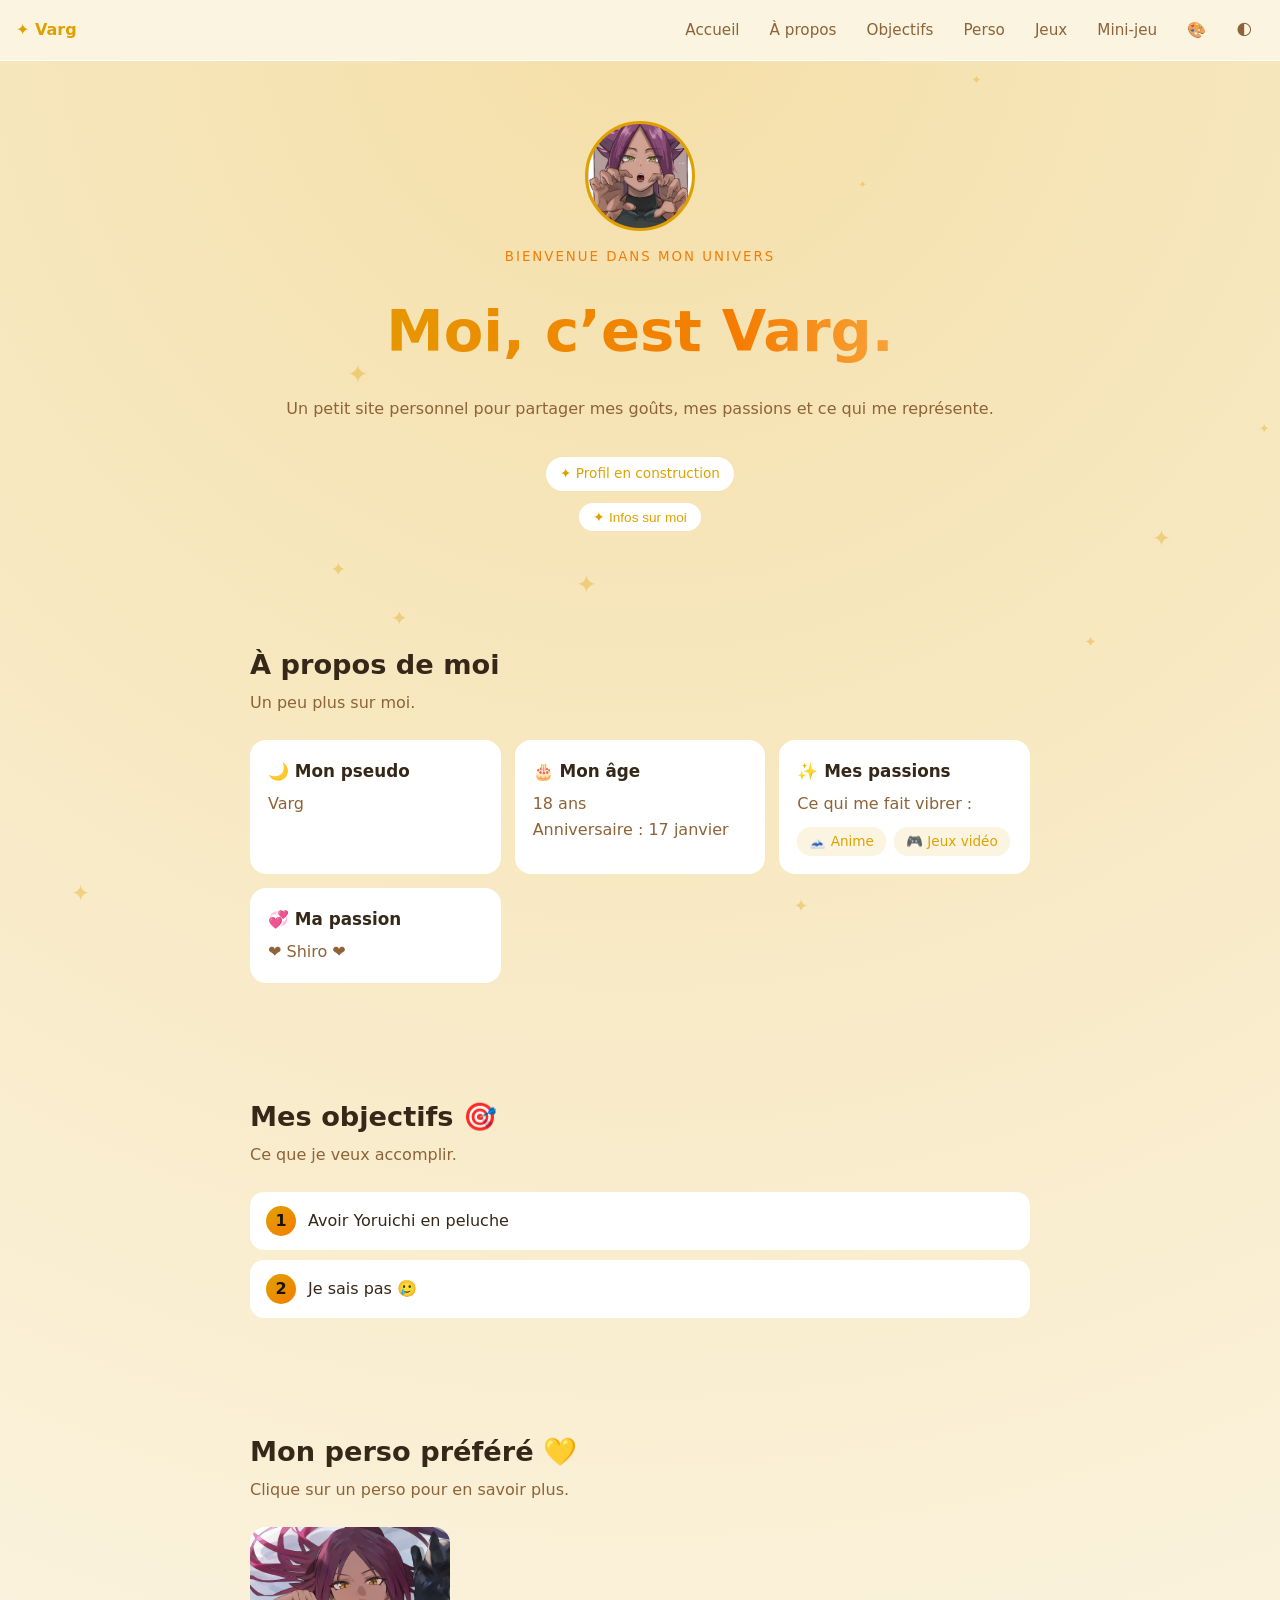
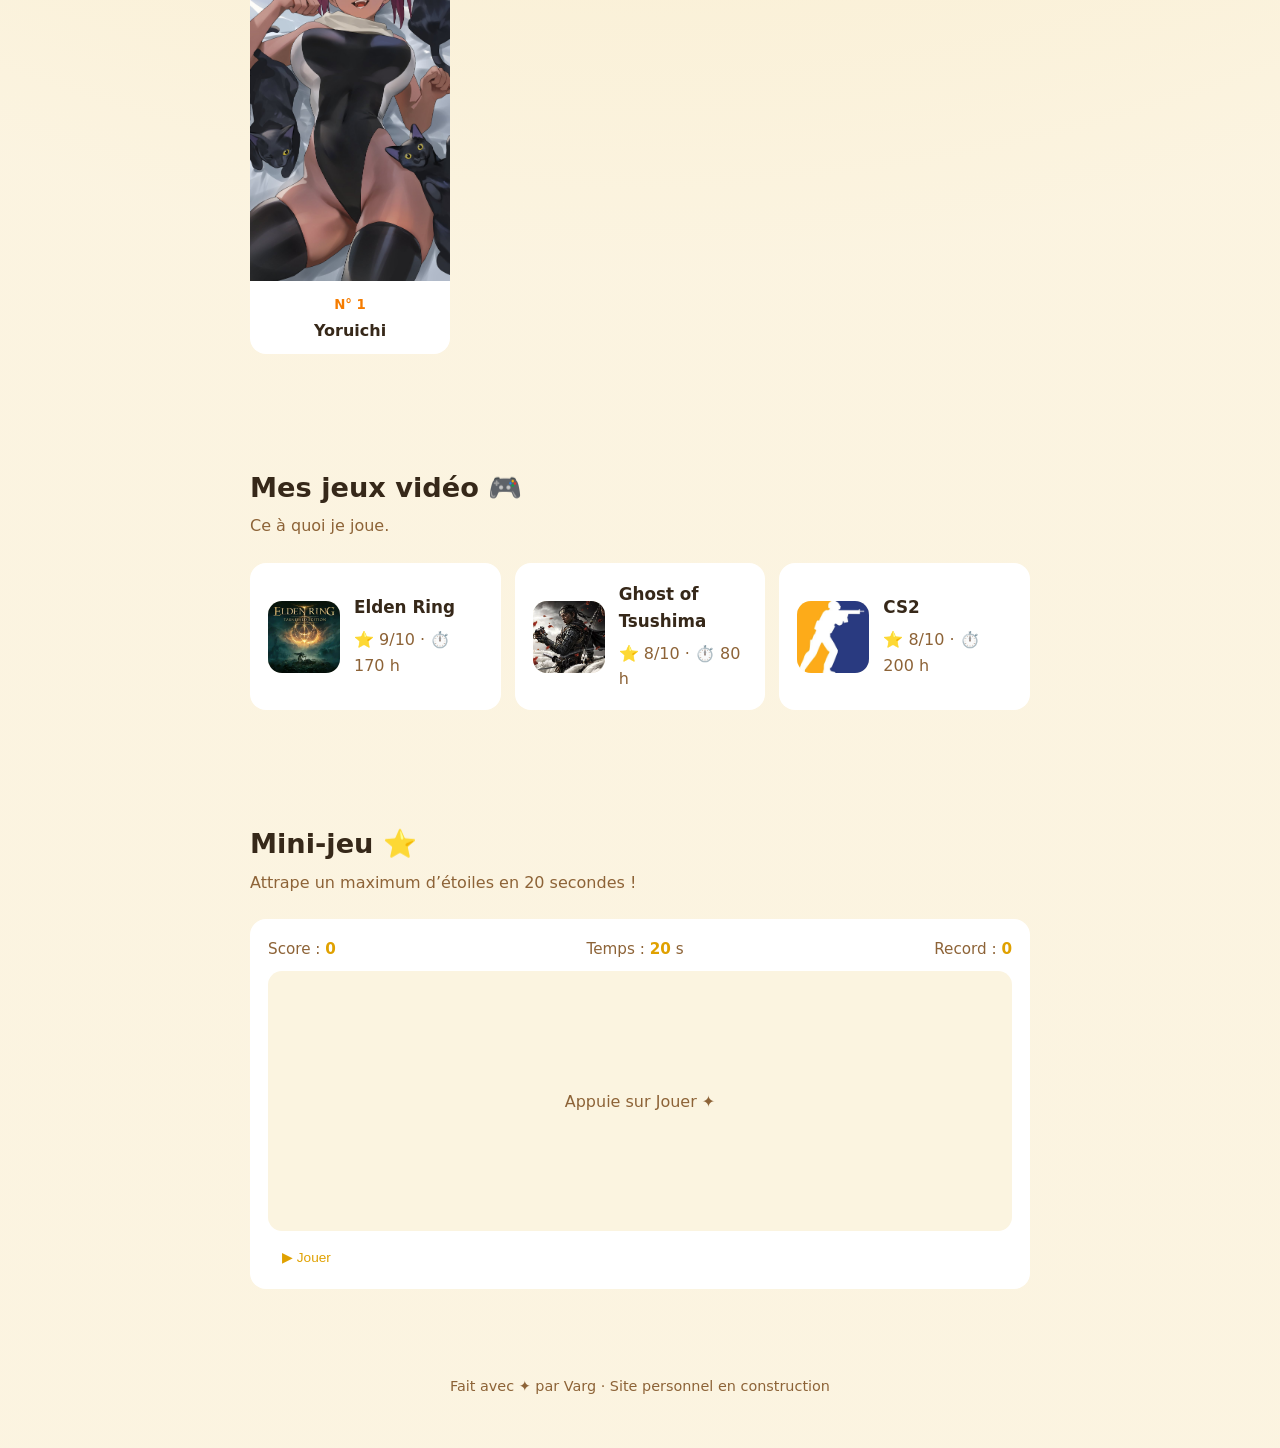
<file: index.html>
<!DOCTYPE html>
<html lang="fr">
<head>
<meta charset="utf-8">
<meta name="viewport" content="width=device-width, initial-scale=1, viewport-fit=cover">
<title>Varg — À propos de moi</title>
<link rel="icon" href="data:image/svg+xml,%3Csvg xmlns='http://www.w3.org/2000/svg' viewBox='0 0 100 100'%3E%3Crect width='100' height='100' rx='22' fill='%231a1408'/%3E%3Ctext x='50' y='72' font-size='70' text-anchor='middle' fill='%23ffd23f'%3E✦%3C/text%3E%3C/svg%3E">
<meta name="description" content="Varg — passionné d’anime et de jeux vidéo. Bienvenue dans mon univers.">
<meta name="theme-color" content="#ffd23f">
<meta property="og:type" content="website">
<meta property="og:title" content="Varg — À propos de moi">
<meta property="og:description" content="Anime, jeux vidéo et Yoruichi. Bienvenue dans mon univers ✦">
<meta property="og:url" content="https://mikey1234552525.github.io/Varg/">
<meta property="og:image" content="https://mikey1234552525.github.io/Varg/PP.jpg">
<meta name="twitter:card" content="summary">
<link rel="manifest" href="manifest.json">
<link rel="apple-touch-icon" href="icon-192.png">
<meta name="mobile-web-app-capable" content="yes">
<meta name="apple-mobile-web-app-capable" content="yes">
<meta name="apple-mobile-web-app-title" content="Varg">
<script>try{var r=document.documentElement,p=localStorage.getItem('palette'),t=localStorage.getItem('theme');if(p)r.dataset.palette=p;if(t)r.dataset.theme=t}catch(e){}</script>
<style>
:root{--a:#ffd23f;--a2:#ff9f1c;--la:#e0a100;--la2:#f57c00;
--accent:var(--a);--accent2:var(--a2);
--bg:color-mix(in srgb,var(--a2) 9%,#0a0a0a);--card:color-mix(in srgb,var(--a2) 15%,#0a0a0a);--text:color-mix(in srgb,var(--a) 10%,#fff);--muted:color-mix(in srgb,var(--a) 45%,#b5b5b5);
box-sizing:border-box;padding-top:env(safe-area-inset-top,0px);padding-bottom:env(safe-area-inset-bottom,0px)}
:root[data-palette="bleu"]{--a:#5ec8ff;--a2:#3b82f6;--la:#1976d2;--la2:#0d47a1}
:root[data-palette="rose"]{--a:#ff7eb6;--a2:#e91e8c;--la:#d6247a;--la2:#ad1457}
:root[data-palette="violet"]{--a:#b388ff;--a2:#7c4dff;--la:#6a3fd1;--la2:#4527a0}
@media (prefers-color-scheme:light){:root:not([data-theme="dark"]){--accent:var(--la);--accent2:var(--la2);--bg:color-mix(in srgb,var(--la) 12%,#fff);--card:#fff;--text:color-mix(in srgb,var(--la2) 12%,#1c1c1c);--muted:color-mix(in srgb,var(--la2) 35%,#555)}}
:root[data-theme="light"]{--accent:var(--la);--accent2:var(--la2);--bg:color-mix(in srgb,var(--la) 12%,#fff);--card:#fff;--text:color-mix(in srgb,var(--la2) 12%,#1c1c1c);--muted:color-mix(in srgb,var(--la2) 35%,#555)}
html{scroll-behavior:smooth;scroll-padding-top:70px}
*{box-sizing:border-box}
body{margin:0;background:radial-gradient(circle at 50% 0,color-mix(in srgb,var(--accent) 25%,var(--bg)),var(--bg) 60%) no-repeat,var(--bg);color:var(--text);font-family:system-ui,-apple-system,"Segoe UI",sans-serif;line-height:1.6;min-height:100vh}
nav{position:sticky;top:env(safe-area-inset-top,0px);z-index:5;display:flex;gap:6px;align-items:center;padding:12px 16px;background:var(--bg);overflow-x:auto;border-bottom:1px solid var(--card)}
nav b{color:var(--accent);margin-right:auto;white-space:nowrap}
nav a,nav button{color:var(--muted);text-decoration:none;padding:6px 12px;border-radius:20px;white-space:nowrap;font-size:.95rem;background:none;border:0;cursor:pointer;font-family:inherit}
nav a:hover,nav button:hover{background:var(--card);color:var(--text)}
nav a[aria-current]{background:var(--card);color:var(--accent);font-weight:600}
section{position:relative;z-index:1;max-width:820px;margin:0 auto;padding:56px 20px}
.hero{text-align:center;padding-top:60px}
.hero small{color:var(--accent2);letter-spacing:.15em;text-transform:uppercase}
.avatar{position:relative;width:110px;height:110px;margin:0 auto 12px;border-radius:50%;background:linear-gradient(135deg,var(--accent),var(--accent2));display:grid;place-items:center;font-size:2.6rem;font-weight:800;color:#1a1408;overflow:hidden;border:3px solid var(--accent)}
.avatar img{position:absolute;inset:0;width:100%;height:100%;object-fit:cover}
h1{font-size:clamp(2.2rem,8vw,3.6rem);margin:.3em 0;background:linear-gradient(90deg,var(--accent),var(--accent2),#fff3b0,var(--accent),var(--accent2));background-size:250% 100%;-webkit-background-clip:text;background-clip:text;color:transparent;animation:shine 4s linear infinite}
@keyframes shine{to{background-position:-250% 0}}
h2{font-size:1.7rem;margin:0 0 4px}
.sub{color:var(--muted);margin:0 0 24px}
.badge{display:inline-block;margin-top:12px;padding:6px 14px;border-radius:20px;background:var(--card);color:var(--accent);font-size:.85rem}
.grid{display:grid;grid-template-columns:repeat(auto-fit,minmax(220px,1fr));gap:14px}
.card{background:var(--card);border-radius:16px;padding:18px}
.card h3{margin:0 0 6px;font-size:1.05rem}
.card p{margin:0;color:var(--muted)}
.tags{display:flex;flex-wrap:wrap;gap:8px;margin-top:10px}
.tags span{background:var(--bg);color:var(--accent);padding:4px 12px;border-radius:14px;font-size:.85rem}
ol.goals{list-style:none;padding:0;margin:0;display:grid;gap:10px;counter-reset:g}
ol.goals li{counter-increment:g;display:flex;gap:12px;align-items:center;background:var(--card);padding:14px 16px;border-radius:14px}
ol.goals li::before{content:counter(g);display:grid;place-items:center;width:30px;height:30px;border-radius:50%;background:linear-gradient(135deg,var(--accent),var(--accent2));color:#1a1408;font-weight:700;flex:none}
.top{display:grid;grid-template-columns:repeat(auto-fill,minmax(150px,200px));gap:14px}
.fav{background:var(--card);border-radius:16px;overflow:hidden;cursor:pointer;border:0;color:inherit;text-align:center;padding:0;font:inherit}
.fav .pic{aspect-ratio:3/4;display:grid;place-items:center;font-size:2.6rem;background:linear-gradient(160deg,var(--accent),var(--accent2))}
.fav .info{padding:10px}
.fav small{color:var(--accent2);font-weight:700}
.fav h3{margin:2px 0 0;font-size:1rem}
.game{display:flex;gap:14px;align-items:center}
.game .ico{position:relative;flex:none;width:72px;height:72px;border-radius:14px;background:var(--bg);display:grid;place-items:center;font-size:2.2rem;overflow:hidden}
.game .ico img{position:absolute;inset:0;width:100%;height:100%;object-fit:cover}
dialog{border:0;border-radius:18px;background:var(--card);color:var(--text);max-width:min(380px,90vw);padding:24px}
dialog::backdrop{background:rgba(0,0,0,.6)}
dialog button{margin-top:14px;background:linear-gradient(135deg,var(--accent),var(--accent2));color:#1a1408;border:0;padding:8px 18px;border-radius:20px;cursor:pointer;font:inherit}
footer{position:relative;z-index:1;text-align:center;color:var(--muted);padding:30px 20px 50px;font-size:.9rem}
.star{position:fixed;z-index:0;color:var(--accent);opacity:.35;pointer-events:none;animation:float 8s ease-in-out infinite}
@keyframes float{50%{transform:translateY(-22px) rotate(20deg);opacity:.8}}
.js .reveal{opacity:0;transform:translateY(18px);transition:opacity .6s,transform .6s}
.js .reveal.in{opacity:1;transform:none}
#intro{position:fixed;inset:0;z-index:99;background:var(--bg);display:grid;place-items:center;font-size:2.4rem;font-weight:800;color:var(--accent);animation:out .7s 1.5s forwards}
@keyframes out{to{opacity:0;visibility:hidden}}
#totop{position:fixed;right:16px;bottom:calc(16px + env(safe-area-inset-bottom,0px));width:46px;height:46px;border-radius:50%;border:0;background:linear-gradient(135deg,var(--accent),var(--accent2));color:#1a1408;font-size:1.4rem;font-weight:700;cursor:pointer;z-index:6;opacity:0;pointer-events:none;transition:opacity .3s;box-shadow:0 4px 14px rgba(0,0,0,.35)}
#totop.show{opacity:1;pointer-events:auto}
#glow{position:fixed;left:0;top:0;width:260px;height:260px;border-radius:50%;background:radial-gradient(circle,var(--accent) 0,transparent 65%);opacity:0;transition:opacity .4s;pointer-events:none;z-index:4}
.gstats{display:flex;justify-content:space-between;gap:10px;margin-bottom:10px;color:var(--muted);font-size:.95rem}
.gstats b{color:var(--accent)}
#arena{position:relative;height:260px;border-radius:14px;background:var(--bg);overflow:hidden;touch-action:manipulation;user-select:none;-webkit-user-select:none}
#gmsg{position:absolute;inset:0;display:grid;place-items:center;text-align:center;color:var(--muted);padding:10px;pointer-events:none}
.gstar{position:absolute;border:0;background:none;padding:0;color:var(--accent);cursor:pointer;line-height:1;animation:pop .2s}
@keyframes pop{from{transform:scale(0)}}
</style>
</head>
<body>
<div id="intro">✦ Varg ✦</div>
<div id="glow"></div>

<nav>
  <b>✦ Varg</b>
  <a href="#accueil">Accueil</a><a href="#apropos">À propos</a><a href="#objectifs">Objectifs</a><a href="#top">Perso</a><a href="#jeux">Jeux</a><a href="#minijeu">Mini-jeu</a>
  <button id="palBtn" title="Changer de couleur">🎨</button>
  <button id="themeBtn" title="Changer de thème">🌓</button>
</nav>

<section id="accueil" class="hero">
  <div class="avatar"><span>V</span><img src="PP.jpg" alt="" onerror="this.remove()"></div>
  <small>Bienvenue dans mon univers</small>
  <h1 id="title" style="cursor:pointer;user-select:none;-webkit-user-select:none;-webkit-tap-highlight-color:transparent">Moi, c’est Varg.</h1>
  <p class="sub">Un petit site personnel pour partager mes goûts, mes passions et ce qui me représente.</p>
  <span class="badge">✦ Profil en construction</span><br>
  <button class="badge" style="border:0;cursor:pointer" onclick="document.getElementById('infos').showModal()">✦ Infos sur moi</button>
</section>

<section id="apropos">
  <h2>À propos de moi</h2>
  <p class="sub">Un peu plus sur moi.</p>
  <div class="grid">
    <div class="card"><h3>🌙 Mon pseudo</h3><p>Varg</p></div>
    <div class="card"><h3>🎂 Mon âge</h3><p><span class="age"></span> ans<br>Anniversaire : 17 janvier</p></div>
    <div class="card"><h3>✨ Mes passions</h3><p>Ce qui me fait vibrer :</p>
      <div class="tags"><span>🗻 Anime</span><span>🎮 Jeux vidéo</span></div></div>
    <div class="card"><h3>💞 Ma passion</h3><p>❤️ Shiro ❤️</p></div>
  </div>
</section>

<section id="objectifs">
  <h2>Mes objectifs 🎯</h2>
  <p class="sub">Ce que je veux accomplir.</p>
  <ol class="goals">
    <li>Avoir Yoruichi en peluche</li>
    <li>Je sais pas 🥲</li>
  </ol>
</section>

<section id="top">
  <h2>Mon perso préféré 💛</h2>
  <p class="sub">Clique sur un perso pour en savoir plus.</p>
  <div class="top" id="topGrid"></div>
</section>

<section id="jeux">
  <h2>Mes jeux vidéo 🎮</h2>
  <p class="sub">Ce à quoi je joue.</p>
  <div class="grid" id="gameGrid"></div>
</section>

<section id="minijeu">
  <h2>Mini-jeu ⭐</h2>
  <p class="sub">Attrape un maximum d’étoiles en 20 secondes !</p>
  <div class="card">
    <div class="gstats"><span>Score : <b id="gScore">0</b></span><span>Temps : <b id="gTime">20</b> s</span><span>Record : <b id="gBest">0</b></span></div>
    <div id="arena"><div id="gmsg">Appuie sur Jouer ✦</div></div>
    <button id="startBtn" class="badge" style="border:0;cursor:pointer;margin-top:12px">▶ Jouer</button>
  </div>
</section>

<footer>Fait avec ✦ par Varg · Site personnel en construction</footer>

<dialog id="infos">
  <h3>✦ Infos sur moi</h3>
  <p>Âge : <b><span class="age"></span> ans</b><br>Taille : <b>1,72 m</b><br>Ville : <b>Quelque part</b></p>
  <button onclick="this.closest('dialog').close()">Fermer</button>
</dialog>

<dialog id="favDlg">
  <h3 id="favTitle"></h3>
  <p id="favText"></p>
  <button onclick="this.closest('dialog').close()">Fermer</button>
</dialog>

<script>
document.documentElement.classList.add('js');
const $=id=>document.getElementById(id);
const root=document.documentElement;
try{const t=localStorage.getItem('theme');if(t)root.dataset.theme=t}catch(e){}
if($('themeBtn'))$('themeBtn').onclick=()=>{
 const cur=root.dataset.theme||(matchMedia('(prefers-color-scheme:light)').matches?'light':'dark');
 const nx=cur==='light'?'dark':'light';root.dataset.theme=nx;
 try{localStorage.setItem('theme',nx)}catch(e){}
};
for(let i=0;i<14;i++){
 const s=document.createElement('span');s.className='star';s.textContent='✦';
 s.style.cssText=`left:${Math.random()*100}%;top:${Math.random()*100}%;font-size:${10+Math.random()*16}px;animation-delay:${Math.random()*8}s`;
 document.body.appendChild(s);
}
const io=new IntersectionObserver(es=>es.forEach(e=>{if(e.isIntersecting){e.target.classList.add('in');io.unobserve(e.target)}}),{threshold:.1});
function reveal(){document.querySelectorAll('.card,.fav,.goals li').forEach(e=>{if(!e.classList.contains('reveal')){e.classList.add('reveal');io.observe(e)}})}
const up=document.createElement('button');
up.id='totop';up.textContent='↑';up.setAttribute('aria-label','Remonter en haut');
up.onclick=()=>scrollTo({top:0,behavior:'smooth'});
document.body.appendChild(up);
addEventListener('scroll',()=>up.classList.toggle('show',scrollY>300));

/* ===== À MODIFIER ===== */
const BIRTH="2008-01-17"; // date de naissance (AAAA-MM-JJ)
const favs=[ // [nom, image ou émoji, description]
 ["Yoruichi","<img src='Yoruichi.jpg' style='width:100%;height:100%;object-fit:cover'>","Mon personnage préféré de Bleach : Yoruichi"]
];
const games=[ // [emoji, nom, note, heures, image]
 ["⚔️","Elden Ring","9/10","170 h","Elden%20ring.webp"],
 ["🗡️","Ghost of Tsushima","8/10","80 h","GOT.jpg"],
 ["🔫","CS2","8/10","200 h","CS2.jpg"]
];
/* ====================== */

const d=new Date(BIRTH),n=new Date();let a=n.getFullYear()-d.getFullYear();
if(n<new Date(n.getFullYear(),d.getMonth(),d.getDate()))a--;
document.querySelectorAll('.age').forEach(e=>e.textContent=a);

favs.forEach((f,i)=>{
 const b=document.createElement('button');b.className='fav';
 b.innerHTML=`<div class="pic">${f[1]}</div><div class="info"><small>N° ${i+1}</small><h3>${f[0]}</h3></div>`;
 b.onclick=()=>{favTitle.textContent=`N° ${i+1} — ${f[0]}`;favText.textContent=f[2];favDlg.showModal()};
 $('topGrid').appendChild(b);
});
games.forEach(g=>{
 const c=document.createElement('div');c.className='card game';
 c.innerHTML=`<div class="ico">${g[0]}<img src="${g[4]}" alt="" onerror="this.remove()"></div><div><h3>${g[1]}</h3><p>⭐ ${g[2]} · ⏱️ ${g[3]}</p></div>`;
 $('gameGrid').appendChild(c);
});
/* Palette de couleurs */
const pals=['jaune','bleu','rose','violet'];
$('palBtn').onclick=()=>{
 const cur=root.dataset.palette||'jaune';
 const nx=pals[(pals.indexOf(cur)+1)%pals.length];
 if(nx==='jaune')delete root.dataset.palette;else root.dataset.palette=nx;
 try{localStorage.setItem('palette',nx==='jaune'?'':nx)}catch(e){}
};

/* Surprise cachée : 5 appuis sur le titre */
let taps=0,tt;
$('title').onclick=()=>{
 taps++;clearTimeout(tt);tt=setTimeout(()=>taps=0,2000);
 if(taps>=5){taps=0;confetti()}
};
function confetti(){
 const sy=innerHeight*0.35;
 for(let i=0;i<60;i++){
  const s=document.createElement('span');
  s.textContent=['✦','●','★'][i%3];
  s.style.cssText=`position:fixed;left:50%;top:${sy}px;z-index:98;pointer-events:none;color:var(${i%2?'--accent':'--accent2'});font-size:${12+Math.random()*18}px`;
  document.body.appendChild(s);
  const x=(Math.random()-.5)*innerWidth,y=-80-Math.random()*220;
  s.animate([
   {transform:'translate(0,0) rotate(0)',opacity:1},
   {transform:`translate(${x*.6}px,${y}px) rotate(${Math.random()*360}deg)`,opacity:1,offset:.35},
   {transform:`translate(${x}px,${innerHeight}px) rotate(${Math.random()*720}deg)`,opacity:0}
  ],{duration:1800+Math.random()*1200,easing:'ease-out'}).onfinish=()=>s.remove();
 }
}

/* Mini-jeu : attrape les étoiles */
let score=0,time=20,run=false,tick,spawn,best=0;
try{best=+localStorage.getItem('best')||0}catch(e){}
$('gBest').textContent=best;
function upd(){$('gScore').textContent=score;$('gTime').textContent=time}
function spawnStar(){
 const s=document.createElement('button');s.className='gstar';s.textContent='✦';
 const size=34+Math.random()*22;
 s.style.fontSize=size+'px';s.style.width=s.style.height=(size+10)+'px';
 s.style.left=Math.random()*(arena.clientWidth-size-10)+'px';
 s.style.top=Math.random()*(arena.clientHeight-size-10)+'px';
 s.onpointerdown=e=>{e.preventDefault();score++;upd();s.remove()};
 arena.appendChild(s);
 setTimeout(()=>s.remove(),1100);
}
function endGame(){
 run=false;clearInterval(tick);clearInterval(spawn);
 arena.querySelectorAll('.gstar').forEach(e=>e.remove());
 let msg=`Terminé ! Score : ${score}`;
 if(score>best){best=score;$('gBest').textContent=best;msg+=' 🏆 Nouveau record !';try{localStorage.setItem('best',best)}catch(e){}}
 $('gmsg').textContent=msg;$('gmsg').style.display='grid';
 $('startBtn').disabled=false;$('startBtn').textContent='↻ Rejouer';
}
$('startBtn').onclick=()=>{
 if(run)return;
 score=0;time=20;run=true;upd();
 $('gmsg').style.display='none';$('startBtn').disabled=true;$('startBtn').textContent='…';
 spawnStar();spawn=setInterval(spawnStar,650);
 tick=setInterval(()=>{time--;upd();if(time<=0)endGame()},1000);
};

/* Curseur lumineux */
let gt;
function mv(e){
 const g=$('glow');g.style.opacity=.22;
 g.style.transform=`translate(${e.clientX-130}px,${e.clientY-130}px)`;
 clearTimeout(gt);
 if(e.pointerType==='touch')gt=setTimeout(()=>g.style.opacity=0,900);
}
addEventListener('pointermove',mv);addEventListener('pointerdown',mv);

if('serviceWorker' in navigator)addEventListener('load',()=>navigator.serviceWorker.register('sw.js').catch(()=>{}));
reveal();
</script>
</body>
</html>
</file>
